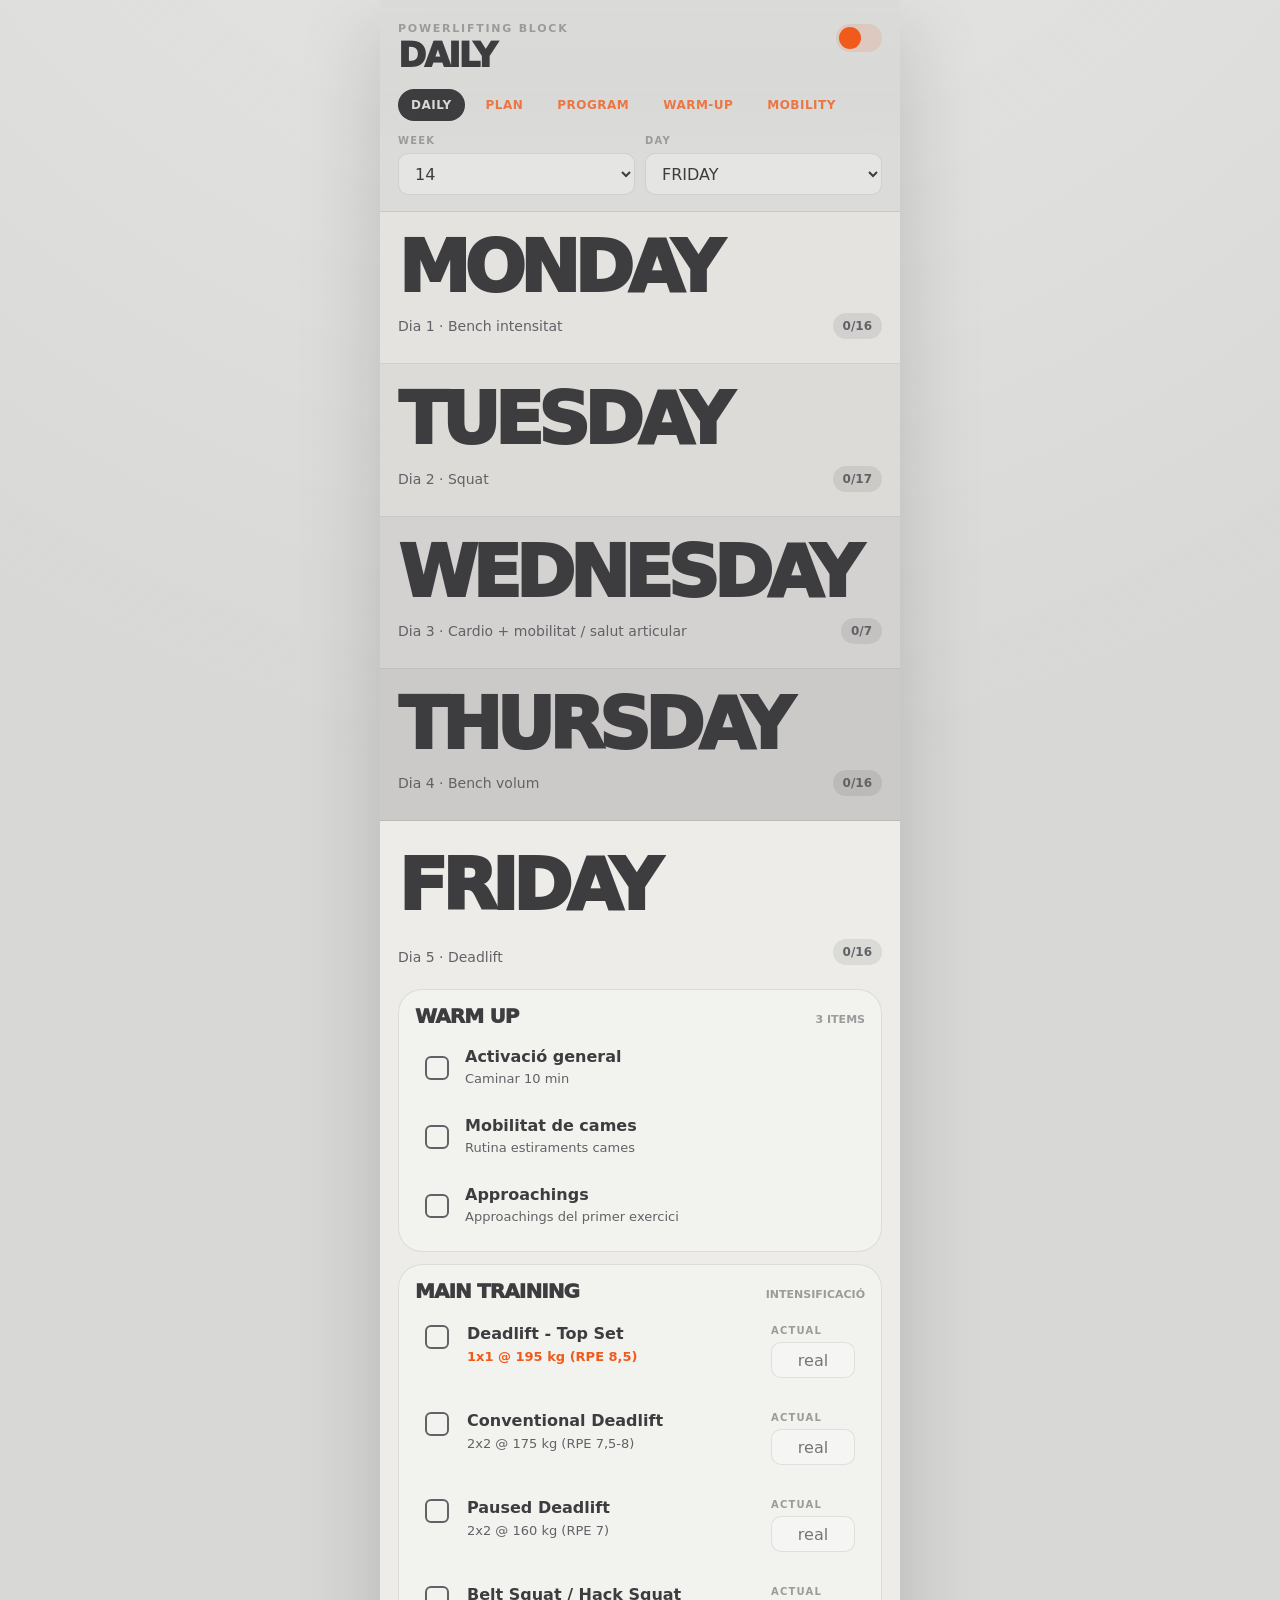
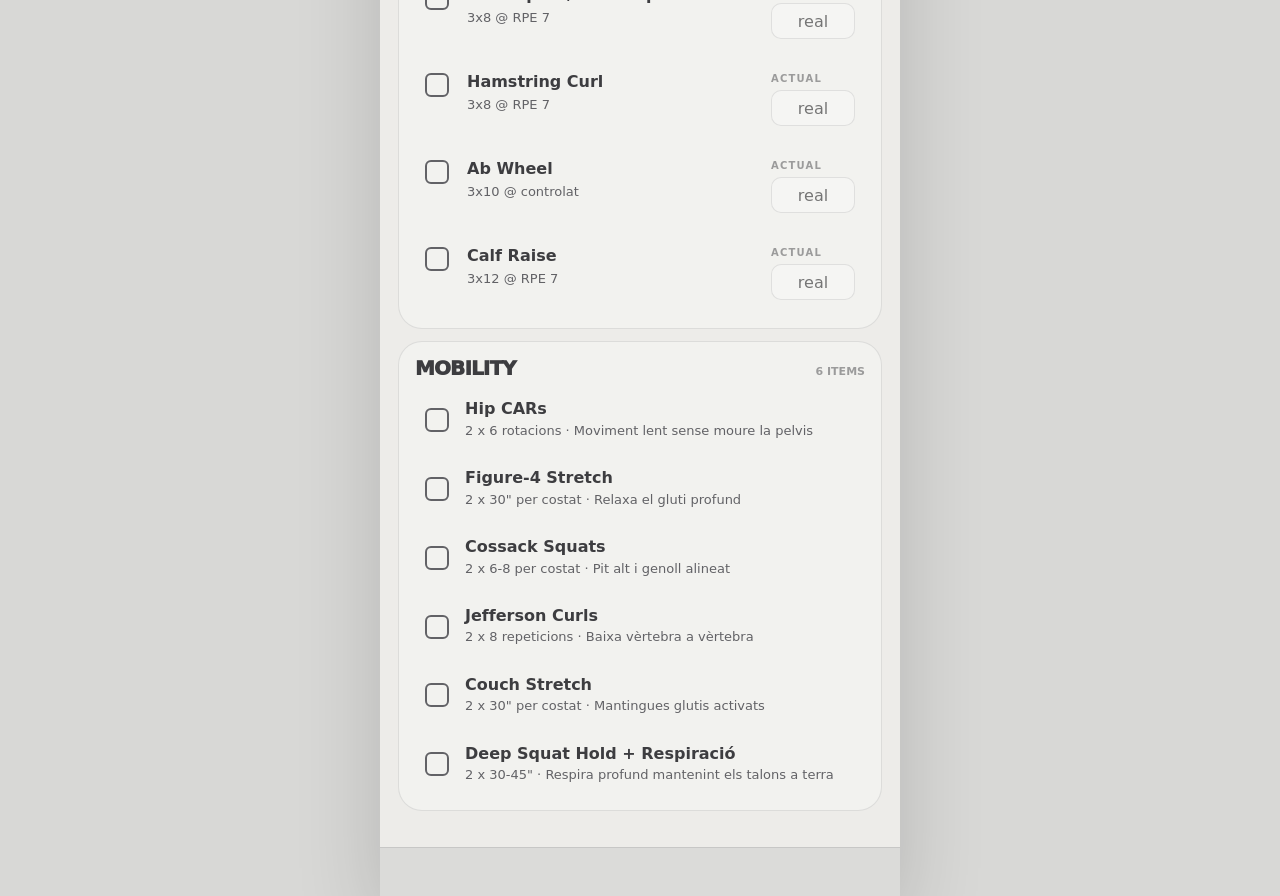
<file: index.html>
<!DOCTYPE html>
<html lang="ca">
<head>
  <meta charset="UTF-8">
  <meta name="viewport" content="width=device-width, initial-scale=1, viewport-fit=cover">
  <meta name="theme-color" content="#d8d8d6">
  <meta name="apple-mobile-web-app-capable" content="yes">
  <meta name="apple-mobile-web-app-status-bar-style" content="default">
  <meta name="apple-mobile-web-app-title" content="Power">
  <title>Power App</title>
  <link rel="manifest" href="manifest.json">
  <link rel="apple-touch-icon" href="icon-192.png">
  <link rel="stylesheet" href="styles.css">
</head>
<body class="theme-light">
  <div id="app" class="app-shell"></div>

  <script src="data.js"></script>
  <script src="app.js"></script>
</body>
</html>
</file>
<file: styles.css>
/* =========================================================
   POWER APP · WEEKSTACK DIRECTION
   Canvia el pantone aquí. La resta del CSS usa variables.
========================================================= */
:root {
    --color-bg: #d8d8d6;
    --color-bg-soft: #e4e3e0;
    --color-surface: #f0efec;
    --color-surface-2: #cfcfcd;
    --color-surface-3: #bdbdbb;
    --color-text: #3d3d40;
    --color-text-soft: #626266;
    --color-muted: #9b9b9b;
    --color-line: rgba(61, 61, 64, 0.12);
    --color-accent: #f05a1a;
    --color-accent-soft: rgba(240, 90, 26, 0.13);
    --color-danger: #8d2d21;

    --font-main: Inter, ui-sans-serif, system-ui, -apple-system, BlinkMacSystemFont, "SF Pro Display", "Segoe UI", sans-serif;
    --radius-xl: 36px;
    --radius-lg: 24px;
    --radius-md: 16px;
    --radius-sm: 10px;
    --shadow-soft: 0 28px 80px rgba(0, 0, 0, 0.16);
    --shadow-tap: 0 14px 34px rgba(0, 0, 0, 0.10);
    --safe-bottom: env(safe-area-inset-bottom, 0px);
}

body.theme-dark {
    --color-bg: #343433;
    --color-bg-soft: #3f3f3d;
    --color-surface: #4b4b49;
    --color-surface-2: #3c3c3a;
    --color-surface-3: #30302f;
    --color-text: #ededed;
    --color-text-soft: #c7c7c7;
    --color-muted: #969696;
    --color-line: rgba(255, 255, 255, 0.12);
    --color-accent: #ff6a24;
    --color-accent-soft: rgba(255, 106, 36, 0.17);
    --color-danger: #ff9a84;
    --shadow-soft: 0 28px 80px rgba(0, 0, 0, 0.32);
}

* {
    box-sizing: border-box;
    -webkit-tap-highlight-color: transparent;
}

html {
    min-height: 100%;
    background: var(--color-bg);
}

body {
    margin: 0;
    min-height: 100%;
    background:
        radial-gradient(circle at 50% -20%, rgba(255, 255, 255, 0.45), transparent 42%),
        var(--color-bg);
    color: var(--color-text);
    font-family: var(--font-main);
    overscroll-behavior: none;
}

body.theme-dark {
    background:
        radial-gradient(circle at 50% -20%, rgba(255, 255, 255, 0.08), transparent 38%),
        var(--color-bg);
}

button,
input,
select,
textarea {
    font: inherit;
}

button {
    border: 0;
    color: inherit;
    cursor: pointer;
}

.app-shell {
    width: min(100%, 520px);
    min-height: 100dvh;
    margin: 0 auto;
    position: relative;
    overflow: hidden;
    background: color-mix(in srgb, var(--color-bg) 92%, white 8%);
    box-shadow: var(--shadow-soft);
}

.app-header {
    position: sticky;
    top: 0;
    z-index: 20;
    padding: 22px 18px 12px;
    background: linear-gradient(to bottom, color-mix(in srgb, var(--color-bg) 94%, white 6%) 0%, color-mix(in srgb, var(--color-bg) 82%, transparent 18%) 78%, transparent 100%);
    backdrop-filter: blur(18px);
}

.header-row {
    display: flex;
    align-items: flex-start;
    justify-content: space-between;
    gap: 18px;
}

.eyebrow,
.muted-label {
    margin: 0 0 4px;
    color: var(--color-muted);
    font-size: 11px;
    font-weight: 700;
    letter-spacing: 0.16em;
    text-transform: uppercase;
}

h1,
h2,
h3,
p {
    margin: 0;
}

h1 {
    font-size: 34px;
    line-height: 0.95;
    letter-spacing: -0.065em;
    text-transform: uppercase;
    font-weight: 950;
}

.theme-toggle {
    width: 46px;
    height: 28px;
    flex: 0 0 auto;
    margin-top: 2px;

    border-radius: 99px;
    background: var(--color-accent-soft);

    padding: 3px;

    transition:
        transform 180ms ease,
        background 180ms ease,
        box-shadow 180ms ease;
}

.theme-toggle span {
    display: block;
    width: 22px;
    height: 22px;

    border-radius: 50%;
    background: var(--color-accent);

    transform: translateX(0);

    transition:
        transform 220ms cubic-bezier(.2,.8,.2,1),
        background 180ms ease;
}

body.theme-dark .theme-toggle {
    background: var(--color-accent-soft);
}

body.theme-dark .theme-toggle span {
    transform: translateX(18px);
    background: var(--color-accent);
}

.theme-toggle:active,
.view-tab:active,
.day-head:active,
.task-line:active,
.exercise-check:active,
.editor-actions button:active,
.editor-day-head button:active,
.editor-card-head button:active,
.split-actions button:active {
    transform: scale(0.97);
}

.view-tabs {
    display: flex;
    gap: 8px;
    overflow-x: auto;
    padding: 18px 0 0;
    scrollbar-width: none;
}

.view-tabs::-webkit-scrollbar {
    display: none;
}

.view-tab {
    flex: 0 0 auto;
    padding: 9px 13px;
    border-radius: 999px;
    background: transparent;

    color: var(--color-accent);

    font-size: 12px;
    font-weight: 850;
    letter-spacing: 0.04em;
    text-transform: uppercase;

    transition:
        background 180ms ease,
        color 180ms ease,
        transform 180ms ease,
        opacity 180ms ease;
}

.view-tab.active {
    background: var(--color-text);
    color: var(--color-bg);
}

.view-tab:not(.active) {
    opacity: 0.78;
}

.view-tab:not(.active):hover {
    opacity: 1;
}

.view-shell {
    padding: 0 0 calc(26px + var(--safe-bottom));
}

.enter {
    animation: viewIn 280ms cubic-bezier(.16,.84,.31,1) both;
}

@keyframes viewIn {
    from {
        opacity: 0;
        transform: translateY(8px) scale(0.992);
    }
    to {
        opacity: 1;
        transform: translateY(0) scale(1);
    }
}

.control-strip {
    display: grid;
    grid-template-columns: 1fr 1fr;
    gap: 10px;
    padding: 2px 18px 16px;
}

.control-strip label,
.field {
    display: grid;
    gap: 7px;
}

.control-strip span,
.field span,
.actual-input span {
    color: var(--color-muted);
    font-size: 10px;
    font-weight: 850;
    letter-spacing: 0.12em;
    text-transform: uppercase;
}

select,
input,
textarea {
    width: 100%;
    border: 1px solid var(--color-line);
    border-radius: var(--radius-sm);
    background: rgba(255, 255, 255, 0.28);
    color: var(--color-text);
    outline: none;
    transition: border-color 180ms ease, background 180ms ease, box-shadow 180ms ease;
}

body.theme-dark select,
body.theme-dark input,
body.theme-dark textarea {
    background: rgba(255, 255, 255, 0.07);
}

select,
input {
    min-height: 42px;
    padding: 0 12px;
}

textarea {
    min-height: 260px;
    padding: 12px;
    font-family: ui-monospace, SFMono-Regular, Menlo, Consolas, monospace;
    font-size: 12px;
    line-height: 1.45;
    resize: vertical;
}

select:focus,
input:focus,
textarea:focus {
    border-color: color-mix(in srgb, var(--color-accent) 58%, var(--color-line));
    box-shadow: 0 0 0 4px var(--color-accent-soft);
}

.today-summary {
    padding: 0 18px 18px;
}

.today-summary > div {
    padding: 18px;
    border-radius: var(--radius-lg);
    background: rgba(255, 255, 255, 0.25);
    border: 1px solid var(--color-line);
}

body.theme-dark .today-summary > div {
    background: rgba(255, 255, 255, 0.06);
}

.today-summary h2,
.blueprint-hero h2,
.editor-day h2 {
    font-size: 42px;
    line-height: 0.9;
    letter-spacing: -0.065em;
    font-weight: 950;
    text-transform: uppercase;
}

.today-summary p:last-child,
.blueprint-hero p,
.editor-day-head p,
.editor-note p,
.import-panel p {
    margin-top: 8px;
    color: var(--color-text-soft);
    font-size: 14px;
    line-height: 1.35;
}

.week-stack {
    margin: 0 0 22px;
    border-top: 1px solid var(--color-line);
    border-bottom: 1px solid var(--color-line);
}

.day-block {
    --shade: calc(100% - (var(--shade-index) * 5%));
    background: color-mix(in srgb, var(--color-bg-soft) var(--shade), var(--color-text) calc(100% - var(--shade)));
    border-bottom: 1px solid var(--color-line);
    transition: background 220ms ease;
}

.day-block:last-child {
    border-bottom: 0;
}

.day-block.is-active {
    background: color-mix(in srgb, var(--color-surface) 88%, var(--color-bg) 12%);
}

body.theme-dark .day-block {
    background: color-mix(in srgb, var(--color-surface) calc(88% - var(--shade-index) * 8%), black calc(12% + var(--shade-index) * 8%));
}

.day-head {
    width: 100%;
    min-height: 132px;
    padding: 24px 18px;
    display: grid;
    grid-template-columns: 1fr auto;
    align-items: center;
    text-align: left;
    background: transparent;
    transition: min-height 250ms cubic-bezier(.2,.8,.2,1), transform 160ms ease;
}

.day-block.is-active .day-head {
    min-height: 168px;
    align-items: end;
}

.day-title {
    display: block;
    grid-column: 1 / -1;
    font-size: clamp(44px, 13vw, 72px);
    line-height: 0.88;
    letter-spacing: -0.08em;
    font-weight: 950;
    text-transform: uppercase;
}

.day-meta {
    margin-top: 14px;
    color: var(--color-text-soft);
    font-size: 14px;
}

.day-progress {
    align-self: end;
    justify-self: end;
    margin-top: 14px;
    padding: 6px 10px;
    border-radius: 999px;
    background: rgba(0, 0, 0, 0.08);
    color: var(--color-text-soft);
    font-size: 12px;
    font-weight: 850;
}

body.theme-dark .day-progress {
    background: rgba(255, 255, 255, 0.10);
}

.day-details {
    padding: 0 18px 24px;
    animation: stackOpen 260ms cubic-bezier(.16,.84,.31,1) both;
}

@keyframes stackOpen {
    from {
        opacity: 0;
        transform: translateY(-6px);
    }
    to {
        opacity: 1;
        transform: translateY(0);
    }
}

.daily-section {
    padding: 16px;
    margin-bottom: 12px;
    border-radius: var(--radius-lg);
    background: color-mix(in srgb, var(--color-surface) 84%, white 16%);
    border: 1px solid var(--color-line);
}

body.theme-dark .daily-section {
    background: rgba(255, 255, 255, 0.07);
}

.section-heading {
    display: flex;
    align-items: baseline;
    justify-content: space-between;
    gap: 12px;
    margin-bottom: 12px;
}

.section-heading h3,
.import-panel h2 {
    font-size: 20px;
    line-height: 1;
    letter-spacing: -0.045em;
    font-weight: 950;
    text-transform: uppercase;
}

.section-heading span {
    color: var(--color-muted);
    font-size: 11px;
    font-weight: 800;
    text-transform: uppercase;
}

.task-list,
.exercise-list,
.blueprint-list,
.editor-list {
    display: grid;
    gap: 10px;
}

.task-line {
    width: 100%;
    min-height: 52px;
    display: grid;
    grid-template-columns: 28px 1fr;
    align-items: center;
    gap: 12px;
    padding: 10px;
    text-align: left;
    border-radius: var(--radius-md);
    background: transparent;
    transition: background 180ms ease, transform 160ms ease;
}

.task-line:hover,
.exercise-line:hover {
    background: rgba(0, 0, 0, 0.035);
}

body.theme-dark .task-line:hover,
body.theme-dark .exercise-line:hover {
    background: rgba(255, 255, 255, 0.05);
}

.checkbox {
    width: 24px;
    height: 24px;
    border: 2px solid var(--color-text-soft);
    border-radius: 6px;
    display: grid;
    place-items: center;
    transition: background 180ms ease, border-color 180ms ease, transform 180ms ease;
}

.checkbox span {
    width: 11px;
    height: 7px;
    border-left: 2px solid white;
    border-bottom: 2px solid white;
    transform: rotate(-45deg) translate(1px, -1px) scale(0);
    transition: transform 180ms cubic-bezier(.16,.84,.31,1);
}

.done .checkbox,
.exercise-line.done .checkbox {
    border-color: var(--color-accent);
    background: var(--color-accent);
    transform: scale(1.02);
}

.done .checkbox span,
.exercise-line.done .checkbox span {
    transform: rotate(-45deg) translate(1px, -1px) scale(1);
}

.task-copy {
    display: grid;
    gap: 3px;
}

.task-copy strong,
.exercise-title-row strong,
.blueprint-item strong {
    font-size: 16px;
    line-height: 1.15;
    font-weight: 780;
}

.task-copy small,
.exercise-main small,
.blueprint-item p {
    color: var(--color-text-soft);
    font-size: 13px;
    line-height: 1.35;
}

.done .task-copy strong,
.exercise-line.done .exercise-main strong {
    text-decoration: line-through;
    text-decoration-color: var(--color-accent);
    color: var(--color-text-soft);
}

.exercise-line {
    display: grid;
    grid-template-columns: 30px 1fr 84px;
    gap: 12px;
    padding: 12px 10px;
    border-radius: var(--radius-md);
    transition: background 180ms ease, transform 160ms ease;
}

.exercise-check {
    align-self: start;
    background: transparent;
    padding: 0;
}

.exercise-main {
    min-width: 0;
}

.exercise-title-row {
    display: flex;
    align-items: baseline;
    justify-content: space-between;
    gap: 8px;
}

.exercise-title-row em {
    color: var(--color-muted);
    font-size: 11px;
    font-style: normal;
    font-weight: 850;
    text-transform: uppercase;
    white-space: nowrap;
}

.exercise-main p {
    margin-top: 4px;
    color: var(--color-text-soft);
    font-size: 13px;
    line-height: 1.35;
}

.exercise-main .top-line {
    color: var(--color-accent);
    font-weight: 850;
}

.actual-input {
    display: grid;
    gap: 6px;
    align-self: start;
}

.actual-input input {
    min-height: 36px;
    padding: 0 8px;
    text-align: center;
}

.editor-actions,
.split-actions {
    display: grid;
    grid-template-columns: 1fr 1fr;
    gap: 10px;
    padding: 0 18px 14px;
}

.editor-actions button,
.editor-day-head button,
.editor-card-head button,
.split-actions button {
    min-height: 42px;
    border-radius: var(--radius-sm);
    background: var(--color-text);
    color: var(--color-bg);
    font-size: 12px;
    font-weight: 900;
    letter-spacing: 0.05em;
    text-transform: uppercase;
    transition: transform 160ms ease, opacity 180ms ease;
}

.editor-actions button:nth-child(2),
.editor-card-head button {
    background: transparent;
    color: var(--color-danger);
    border: 1px solid color-mix(in srgb, var(--color-danger) 36%, transparent);
}

.editor-note,
.import-panel,
.editor-day,
.blueprint-hero {
    margin: 0 18px 14px;
    padding: 18px;
    border-radius: var(--radius-lg);
    background: rgba(255, 255, 255, 0.25);
    border: 1px solid var(--color-line);
}

body.theme-dark .editor-note,
body.theme-dark .import-panel,
body.theme-dark .editor-day,
body.theme-dark .blueprint-hero {
    background: rgba(255, 255, 255, 0.06);
}

.import-panel textarea {
    margin-top: 12px;
}

.import-panel .split-actions {
    padding: 12px 0 0;
}

.editor-day-head {
    display: flex;
    align-items: flex-start;
    justify-content: space-between;
    gap: 14px;
    margin-bottom: 16px;
}

.editor-day-head button {
    width: 84px;
    flex: 0 0 84px;
}

.editor-card {
    margin-top: 12px;
    padding: 14px;
    border-radius: var(--radius-md);
    background: color-mix(in srgb, var(--color-surface) 78%, transparent 22%);
    border: 1px solid var(--color-line);
}

body.theme-dark .editor-card {
    background: rgba(0, 0, 0, 0.12);
}

.editor-card-head {
    display: flex;
    align-items: center;
    justify-content: space-between;
    gap: 12px;
    margin-bottom: 12px;
}

.editor-card-head strong {
    color: var(--color-muted);
    font-size: 13px;
    letter-spacing: 0.12em;
}

.editor-card-head button {
    width: auto;
    min-height: 34px;
    padding: 0 12px;
}

.field.full {
    margin-top: 10px;
}

.field-grid {
    display: grid;
    grid-template-columns: 1fr 1fr;
    gap: 10px;
    margin-top: 10px;
}

.blueprint-hero span {
    display: inline-flex;
    margin-bottom: 10px;
    color: var(--color-muted);
    font-size: 11px;
    font-weight: 900;
    letter-spacing: 0.14em;
    text-transform: uppercase;
}

.blueprint-list {
    padding: 0 18px 24px;
}

.blueprint-item {
    display: grid;
    grid-template-columns: 42px 1fr;
    gap: 12px;
    padding: 18px;
    border-radius: var(--radius-lg);
    background: color-mix(in srgb, var(--color-surface) 68%, white 32%);
    border: 1px solid var(--color-line);
    animation: itemIn 280ms cubic-bezier(.16,.84,.31,1) both;
    animation-delay: calc(var(--i) * 35ms);
}

body.theme-dark .blueprint-item {
    background: rgba(255, 255, 255, 0.06);
}

.blueprint-item > span {
    color: var(--color-accent);
    font-size: 13px;
    font-weight: 950;
    letter-spacing: 0.08em;
}

.blueprint-item p {
    margin-top: 4px;
}

@keyframes itemIn {
    from {
        opacity: 0;
        transform: translateY(10px);
    }
    to {
        opacity: 1;
        transform: translateY(0);
    }
}

@media (max-width: 420px) {
    .app-header {
        padding-left: 16px;
        padding-right: 16px;
    }

    h1 {
        font-size: 30px;
    }

    .control-strip,
    .plan-controls,
    .editor-actions,
    .split-actions {
        grid-template-columns: 1fr;
    }

    .day-title {
        font-size: clamp(42px, 15vw, 64px);
    }

    .exercise-line {
        grid-template-columns: 30px 1fr;
    }

    .actual-input {
        grid-column: 2;
        grid-template-columns: 58px 1fr;
        align-items: center;
    }

    .field-grid {
        grid-template-columns: 1fr;
    }
}

@media (prefers-reduced-motion: reduce) {
    *,
    *::before,
    *::after {
        animation-duration: 0.01ms !important;
        animation-iteration-count: 1 !important;
        scroll-behavior: auto !important;
        transition-duration: 0.01ms !important;
    }
}
</file>
